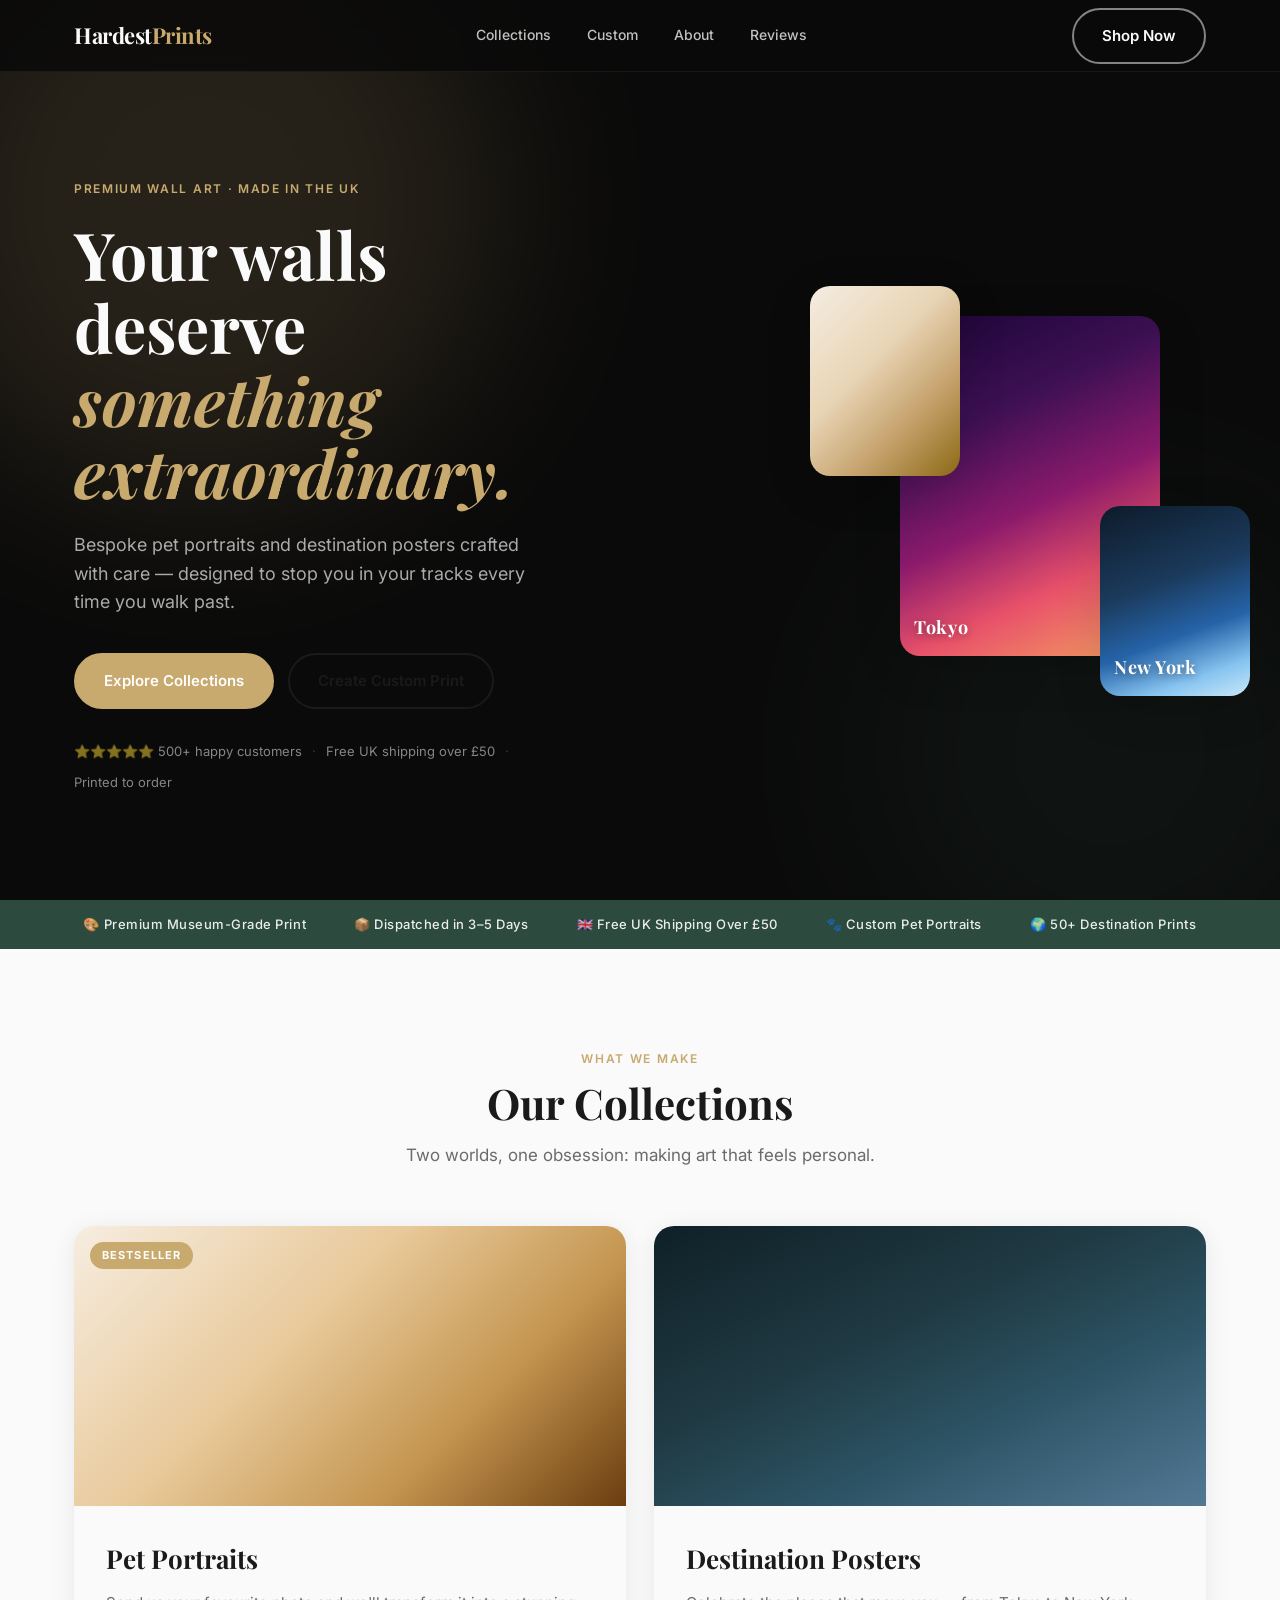
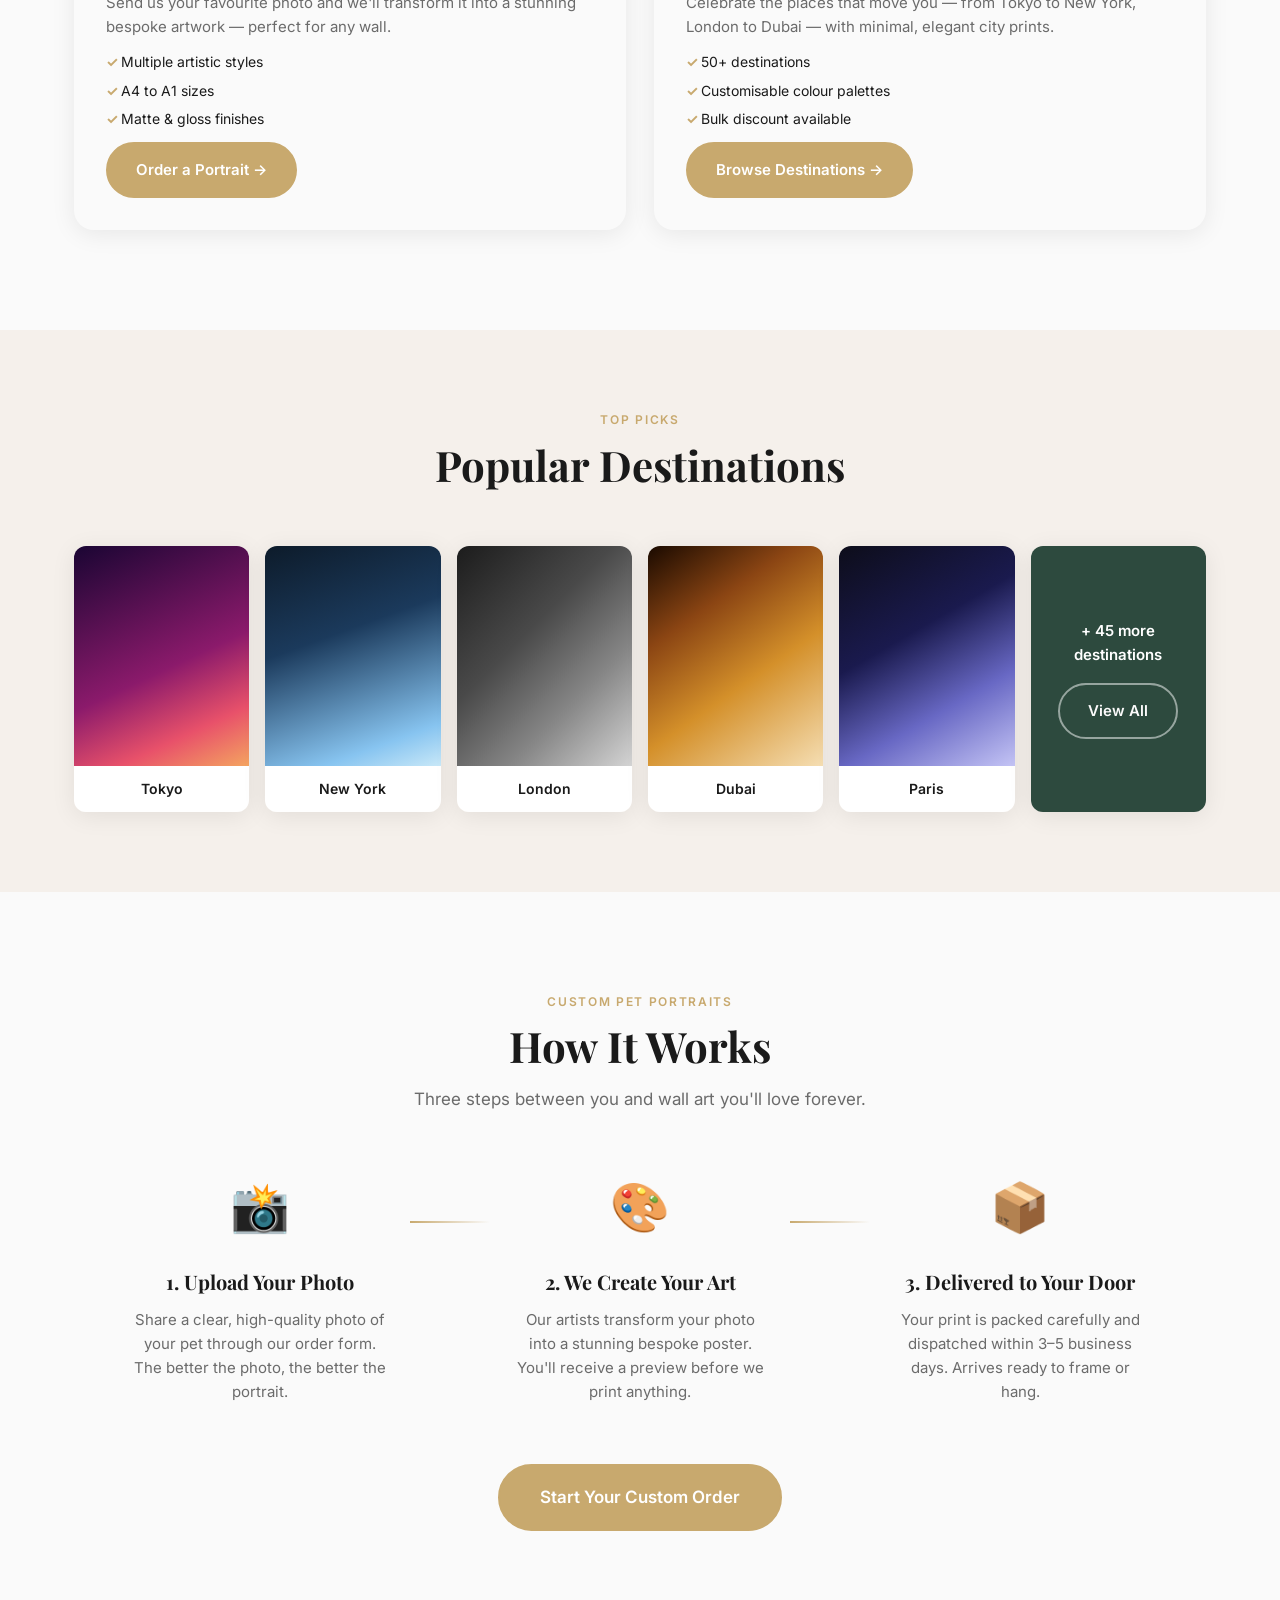
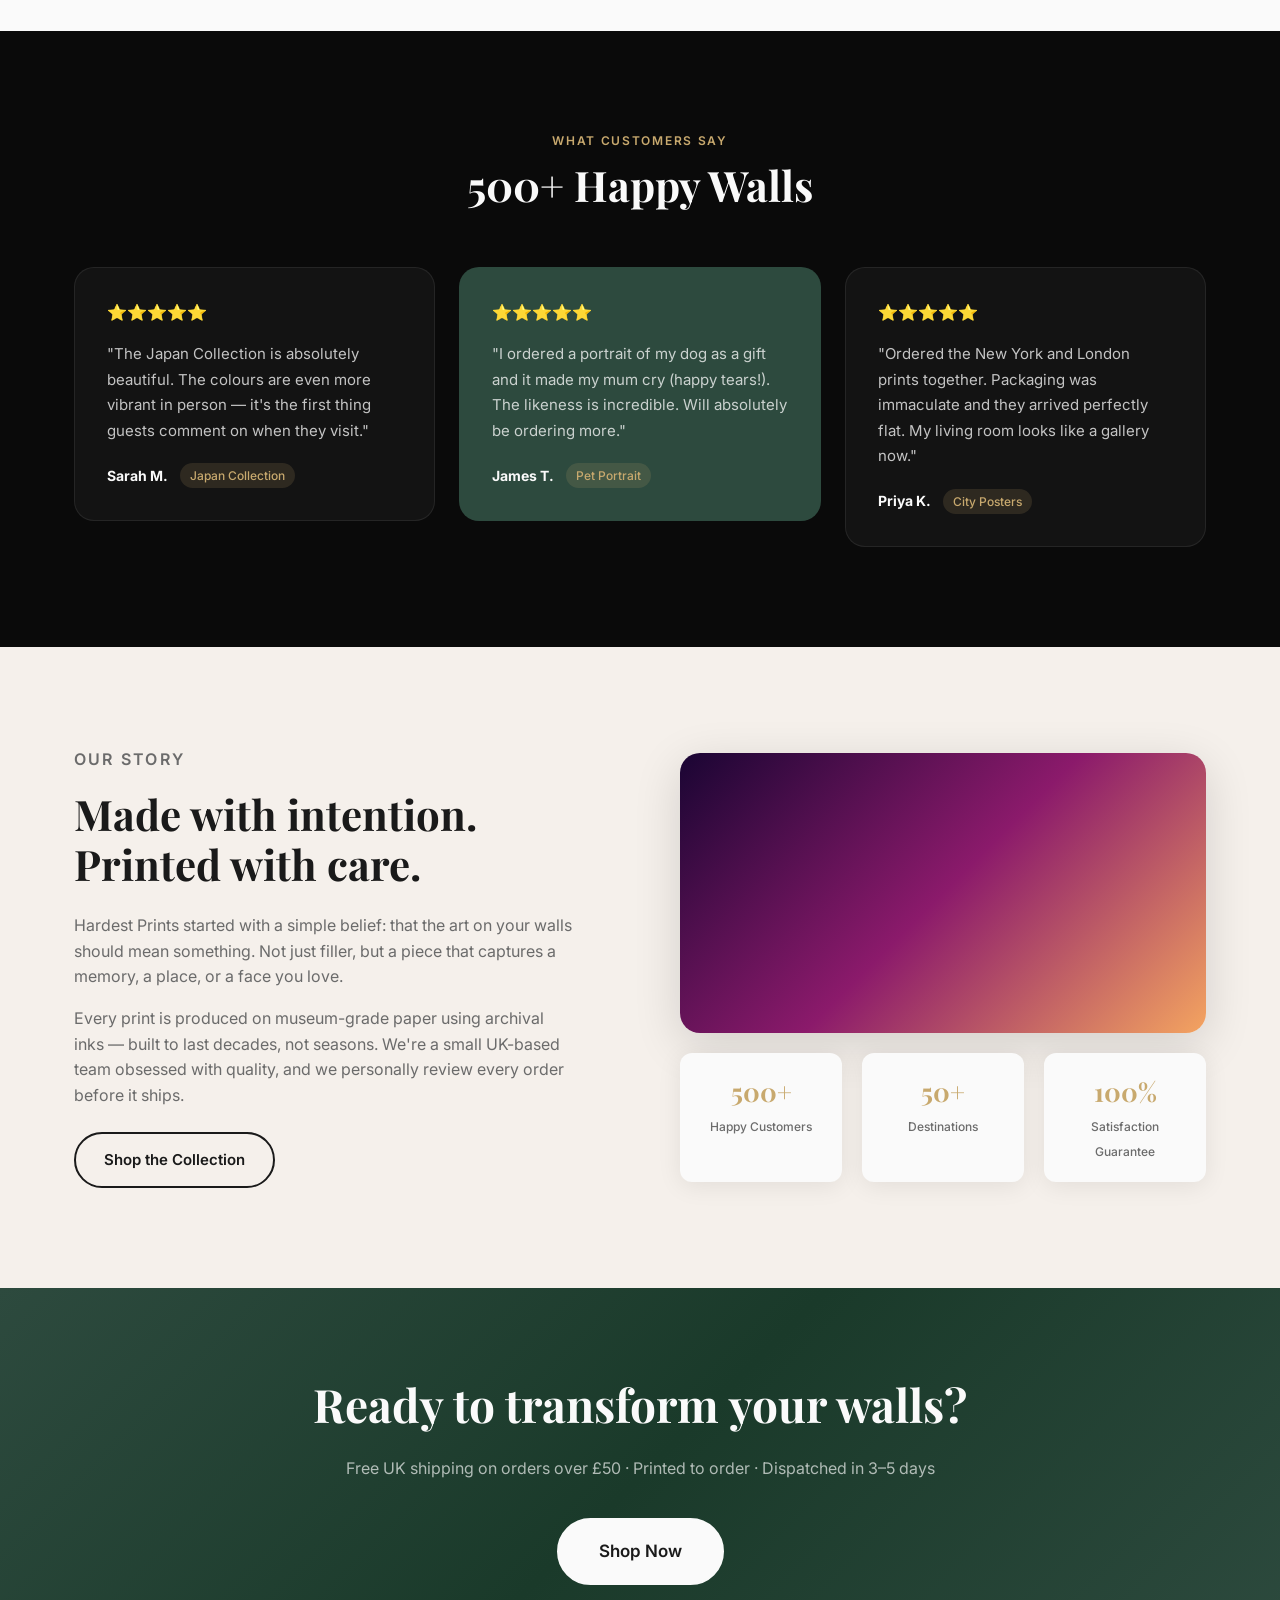
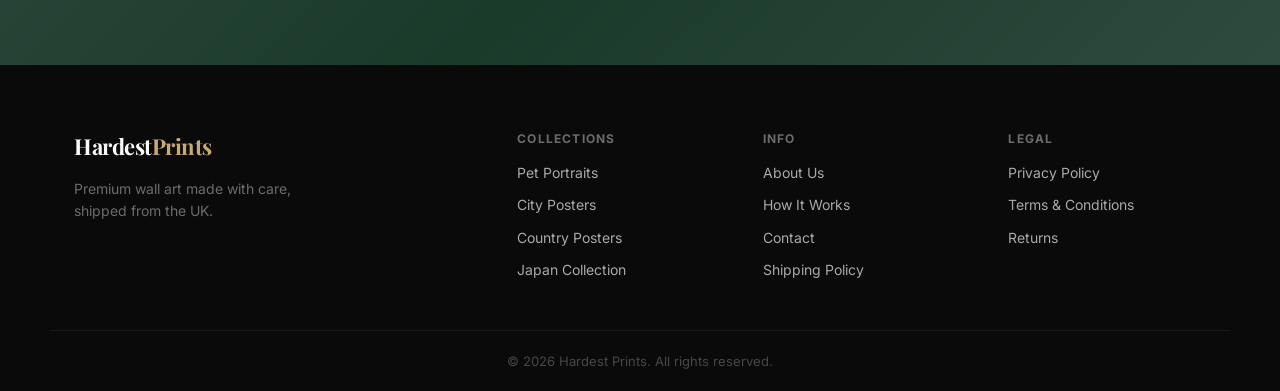
<file: index.html>
<!DOCTYPE html>
<html lang="en">
<head>
  <meta charset="UTF-8" />
  <meta name="viewport" content="width=device-width, initial-scale=1.0" />
  <title>Hardest Prints – Transform Your Walls</title>
  <meta name="description" content="Premium bespoke wall art. Custom pet portraits and destination posters crafted with intention. Free UK shipping over £50." />
  <link rel="preconnect" href="https://fonts.googleapis.com" />
  <link rel="preconnect" href="https://fonts.gstatic.com" crossorigin />
  <link href="https://fonts.googleapis.com/css2?family=Playfair+Display:ital,wght@0,400;0,700;1,400&family=Inter:wght@300;400;500;600&display=swap" rel="stylesheet" />
  <link rel="stylesheet" href="style.css" />
</head>
<body>

  <!-- ───────────────── NAV ───────────────── -->
  <header class="nav" id="nav">
    <div class="nav__inner">
      <a class="nav__logo" href="#">Hardest<span>Prints</span></a>
      <nav class="nav__links">
        <a href="#collections">Collections</a>
        <a href="#custom">Custom</a>
        <a href="#about">About</a>
        <a href="#testimonials">Reviews</a>
      </nav>
      <div class="nav__actions">
        <a class="btn btn--ghost" href="#collections">Shop Now</a>
        <button class="nav__hamburger" aria-label="Open menu">
          <span></span><span></span><span></span>
        </button>
      </div>
    </div>
  </header>

  <!-- ───────────────── HERO ───────────────── -->
  <section class="hero">
    <div class="hero__bg">
      <div class="hero__blob hero__blob--1"></div>
      <div class="hero__blob hero__blob--2"></div>
    </div>
    <div class="hero__content">
      <p class="hero__eyebrow">Premium Wall Art · Made in the UK</p>
      <h1 class="hero__headline">
        Your walls deserve<br />
        <em>something extraordinary.</em>
      </h1>
      <p class="hero__sub">Bespoke pet portraits and destination posters crafted with care — designed to stop you in your tracks every time you walk past.</p>
      <div class="hero__ctas">
        <a class="btn btn--primary" href="#collections">Explore Collections</a>
        <a class="btn btn--outline" href="#custom">Create Custom Print</a>
      </div>
      <div class="hero__trust">
        <span>⭐⭐⭐⭐⭐ 500+ happy customers</span>
        <span class="divider">·</span>
        <span>Free UK shipping over £50</span>
        <span class="divider">·</span>
        <span>Printed to order</span>
      </div>
    </div>
    <div class="hero__visual">
      <div class="hero__frame hero__frame--main">
        <div class="poster poster--tokyo">
          <div class="poster__label">Tokyo</div>
        </div>
      </div>
      <div class="hero__frame hero__frame--sm hero__frame--tl">
        <div class="poster poster--dog"></div>
      </div>
      <div class="hero__frame hero__frame--sm hero__frame--br">
        <div class="poster poster--ny">
          <div class="poster__label">New York</div>
        </div>
      </div>
    </div>
  </section>

  <!-- ───────────────── STRIP ───────────────── -->
  <div class="strip">
    <div class="strip__inner">
      <span>🎨 Premium Museum-Grade Print</span>
      <span>📦 Dispatched in 3–5 Days</span>
      <span>🇬🇧 Free UK Shipping Over £50</span>
      <span>🐾 Custom Pet Portraits</span>
      <span>🌍 50+ Destination Prints</span>
    </div>
  </div>

  <!-- ───────────────── COLLECTIONS ───────────────── -->
  <section class="collections" id="collections">
    <div class="container">
      <div class="section-head">
        <p class="section-eyebrow">What We Make</p>
        <h2 class="section-title">Our Collections</h2>
        <p class="section-sub">Two worlds, one obsession: making art that feels personal.</p>
      </div>
      <div class="collections__grid">

        <article class="coll-card coll-card--pet">
          <div class="coll-card__media">
            <div class="coll-card__img coll-card__img--pet"></div>
            <div class="coll-card__badge">Bestseller</div>
          </div>
          <div class="coll-card__body">
            <h3>Pet Portraits</h3>
            <p>Send us your favourite photo and we'll transform it into a stunning bespoke artwork — perfect for any wall.</p>
            <ul class="coll-card__features">
              <li>Multiple artistic styles</li>
              <li>A4 to A1 sizes</li>
              <li>Matte &amp; gloss finishes</li>
            </ul>
            <a class="btn btn--primary" href="#">Order a Portrait →</a>
          </div>
        </article>

        <article class="coll-card coll-card--dest">
          <div class="coll-card__media">
            <div class="coll-card__img coll-card__img--dest"></div>
          </div>
          <div class="coll-card__body">
            <h3>Destination Posters</h3>
            <p>Celebrate the places that move you — from Tokyo to New York, London to Dubai — with minimal, elegant city prints.</p>
            <ul class="coll-card__features">
              <li>50+ destinations</li>
              <li>Customisable colour palettes</li>
              <li>Bulk discount available</li>
            </ul>
            <a class="btn btn--primary" href="#">Browse Destinations →</a>
          </div>
        </article>

      </div>
    </div>
  </section>

  <!-- ───────────────── FEATURED DESTINATIONS ───────────────── -->
  <section class="destinations" id="destinations">
    <div class="container">
      <div class="section-head">
        <p class="section-eyebrow">Top Picks</p>
        <h2 class="section-title">Popular Destinations</h2>
      </div>
      <div class="dest__grid">
        <div class="dest__card" data-city="Tokyo">
          <div class="dest__art dest__art--tokyo"></div>
          <p>Tokyo</p>
        </div>
        <div class="dest__card" data-city="New York">
          <div class="dest__art dest__art--ny"></div>
          <p>New York</p>
        </div>
        <div class="dest__card" data-city="London">
          <div class="dest__art dest__art--london"></div>
          <p>London</p>
        </div>
        <div class="dest__card" data-city="Dubai">
          <div class="dest__art dest__art--dubai"></div>
          <p>Dubai</p>
        </div>
        <div class="dest__card" data-city="Paris">
          <div class="dest__art dest__art--paris"></div>
          <p>Paris</p>
        </div>
        <div class="dest__card dest__card--more">
          <p>+ 45 more<br/>destinations</p>
          <a href="#" class="btn btn--ghost">View All</a>
        </div>
      </div>
    </div>
  </section>

  <!-- ───────────────── HOW IT WORKS ───────────────── -->
  <section class="how" id="custom">
    <div class="container">
      <div class="section-head">
        <p class="section-eyebrow">Custom Pet Portraits</p>
        <h2 class="section-title">How It Works</h2>
        <p class="section-sub">Three steps between you and wall art you'll love forever.</p>
      </div>
      <div class="how__steps">
        <div class="how__step">
          <div class="how__icon">📸</div>
          <h3>1. Upload Your Photo</h3>
          <p>Share a clear, high-quality photo of your pet through our order form. The better the photo, the better the portrait.</p>
        </div>
        <div class="how__connector"></div>
        <div class="how__step">
          <div class="how__icon">🎨</div>
          <h3>2. We Create Your Art</h3>
          <p>Our artists transform your photo into a stunning bespoke poster. You'll receive a preview before we print anything.</p>
        </div>
        <div class="how__connector"></div>
        <div class="how__step">
          <div class="how__icon">📦</div>
          <h3>3. Delivered to Your Door</h3>
          <p>Your print is packed carefully and dispatched within 3–5 business days. Arrives ready to frame or hang.</p>
        </div>
      </div>
      <div class="how__cta">
        <a class="btn btn--primary btn--lg" href="#">Start Your Custom Order</a>
      </div>
    </div>
  </section>

  <!-- ───────────────── TESTIMONIALS ───────────────── -->
  <section class="testimonials" id="testimonials">
    <div class="container">
      <div class="section-head">
        <p class="section-eyebrow">What Customers Say</p>
        <h2 class="section-title">500+ Happy Walls</h2>
      </div>
      <div class="testi__grid">
        <blockquote class="testi__card">
          <div class="testi__stars">⭐⭐⭐⭐⭐</div>
          <p>"The Japan Collection is absolutely beautiful. The colours are even more vibrant in person — it's the first thing guests comment on when they visit."</p>
          <footer>
            <strong>Sarah M.</strong>
            <span>Japan Collection</span>
          </footer>
        </blockquote>
        <blockquote class="testi__card testi__card--featured">
          <div class="testi__stars">⭐⭐⭐⭐⭐</div>
          <p>"I ordered a portrait of my dog as a gift and it made my mum cry (happy tears!). The likeness is incredible. Will absolutely be ordering more."</p>
          <footer>
            <strong>James T.</strong>
            <span>Pet Portrait</span>
          </footer>
        </blockquote>
        <blockquote class="testi__card">
          <div class="testi__stars">⭐⭐⭐⭐⭐</div>
          <p>"Ordered the New York and London prints together. Packaging was immaculate and they arrived perfectly flat. My living room looks like a gallery now."</p>
          <footer>
            <strong>Priya K.</strong>
            <span>City Posters</span>
          </footer>
        </blockquote>
      </div>
    </div>
  </section>

  <!-- ───────────────── ABOUT ───────────────── -->
  <section class="about" id="about">
    <div class="container about__inner">
      <div class="about__text">
        <p class="section-eyebrow">Our Story</p>
        <h2>Made with intention.<br/>Printed with care.</h2>
        <p>Hardest Prints started with a simple belief: that the art on your walls should mean something. Not just filler, but a piece that captures a memory, a place, or a face you love.</p>
        <p>Every print is produced on museum-grade paper using archival inks — built to last decades, not seasons. We're a small UK-based team obsessed with quality, and we personally review every order before it ships.</p>
        <a class="btn btn--outline" href="#collections">Shop the Collection</a>
      </div>
      <div class="about__visual">
        <div class="about__img-wrap">
          <div class="about__img"></div>
        </div>
        <div class="about__stats">
          <div class="about__stat">
            <strong>500+</strong>
            <span>Happy Customers</span>
          </div>
          <div class="about__stat">
            <strong>50+</strong>
            <span>Destinations</span>
          </div>
          <div class="about__stat">
            <strong>100%</strong>
            <span>Satisfaction Guarantee</span>
          </div>
        </div>
      </div>
    </div>
  </section>

  <!-- ───────────────── CTA BANNER ───────────────── -->
  <section class="cta-banner">
    <div class="cta-banner__inner">
      <h2>Ready to transform your walls?</h2>
      <p>Free UK shipping on orders over £50 · Printed to order · Dispatched in 3–5 days</p>
      <a class="btn btn--white btn--lg" href="#collections">Shop Now</a>
    </div>
  </section>

  <!-- ───────────────── FOOTER ───────────────── -->
  <footer class="footer">
    <div class="container footer__inner">
      <div class="footer__brand">
        <a class="nav__logo" href="#">Hardest<span>Prints</span></a>
        <p>Premium wall art made with care,<br/>shipped from the UK.</p>
      </div>
      <div class="footer__col">
        <h4>Collections</h4>
        <a href="#">Pet Portraits</a>
        <a href="#">City Posters</a>
        <a href="#">Country Posters</a>
        <a href="#">Japan Collection</a>
      </div>
      <div class="footer__col">
        <h4>Info</h4>
        <a href="#">About Us</a>
        <a href="#">How It Works</a>
        <a href="#">Contact</a>
        <a href="#">Shipping Policy</a>
      </div>
      <div class="footer__col">
        <h4>Legal</h4>
        <a href="#">Privacy Policy</a>
        <a href="#">Terms &amp; Conditions</a>
        <a href="#">Returns</a>
      </div>
    </div>
    <div class="footer__bottom">
      <p>© 2026 Hardest Prints. All rights reserved.</p>
    </div>
  </footer>

  <script src="script.js"></script>
</body>
</html>
</file>
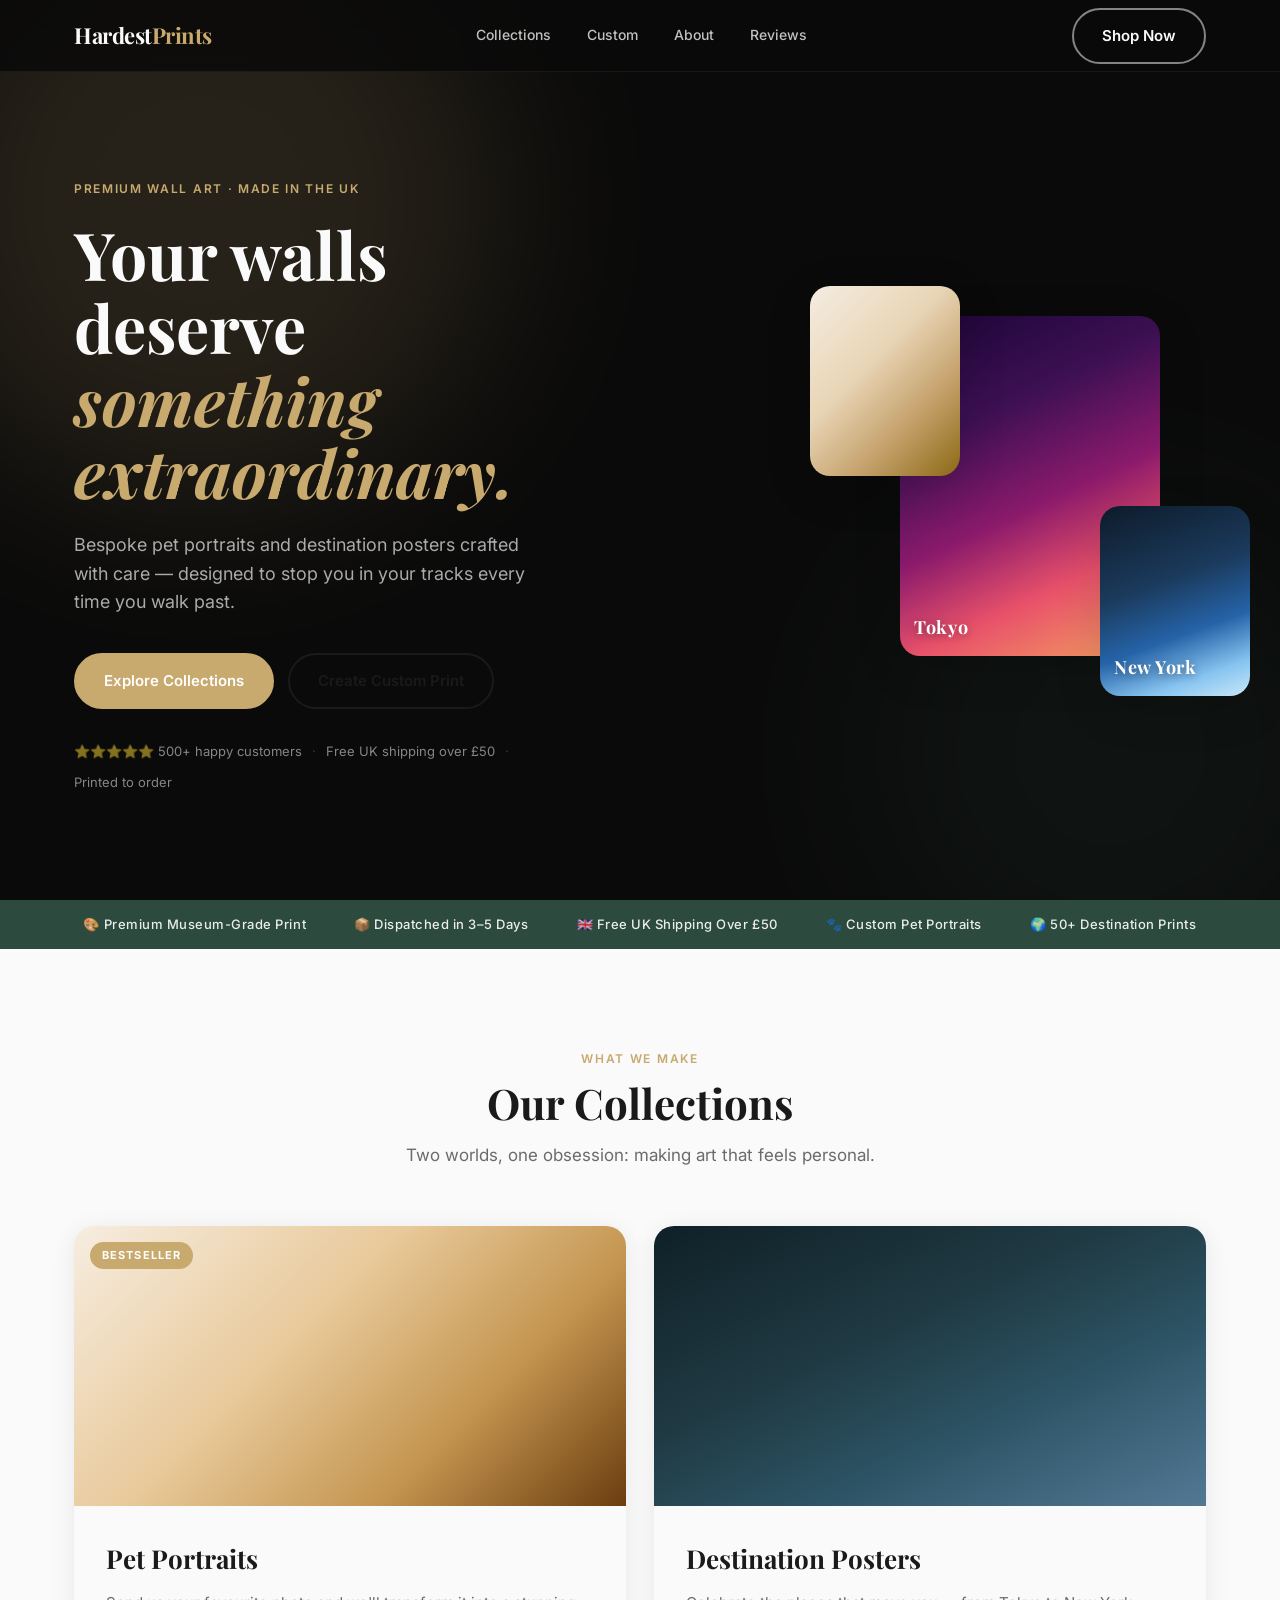
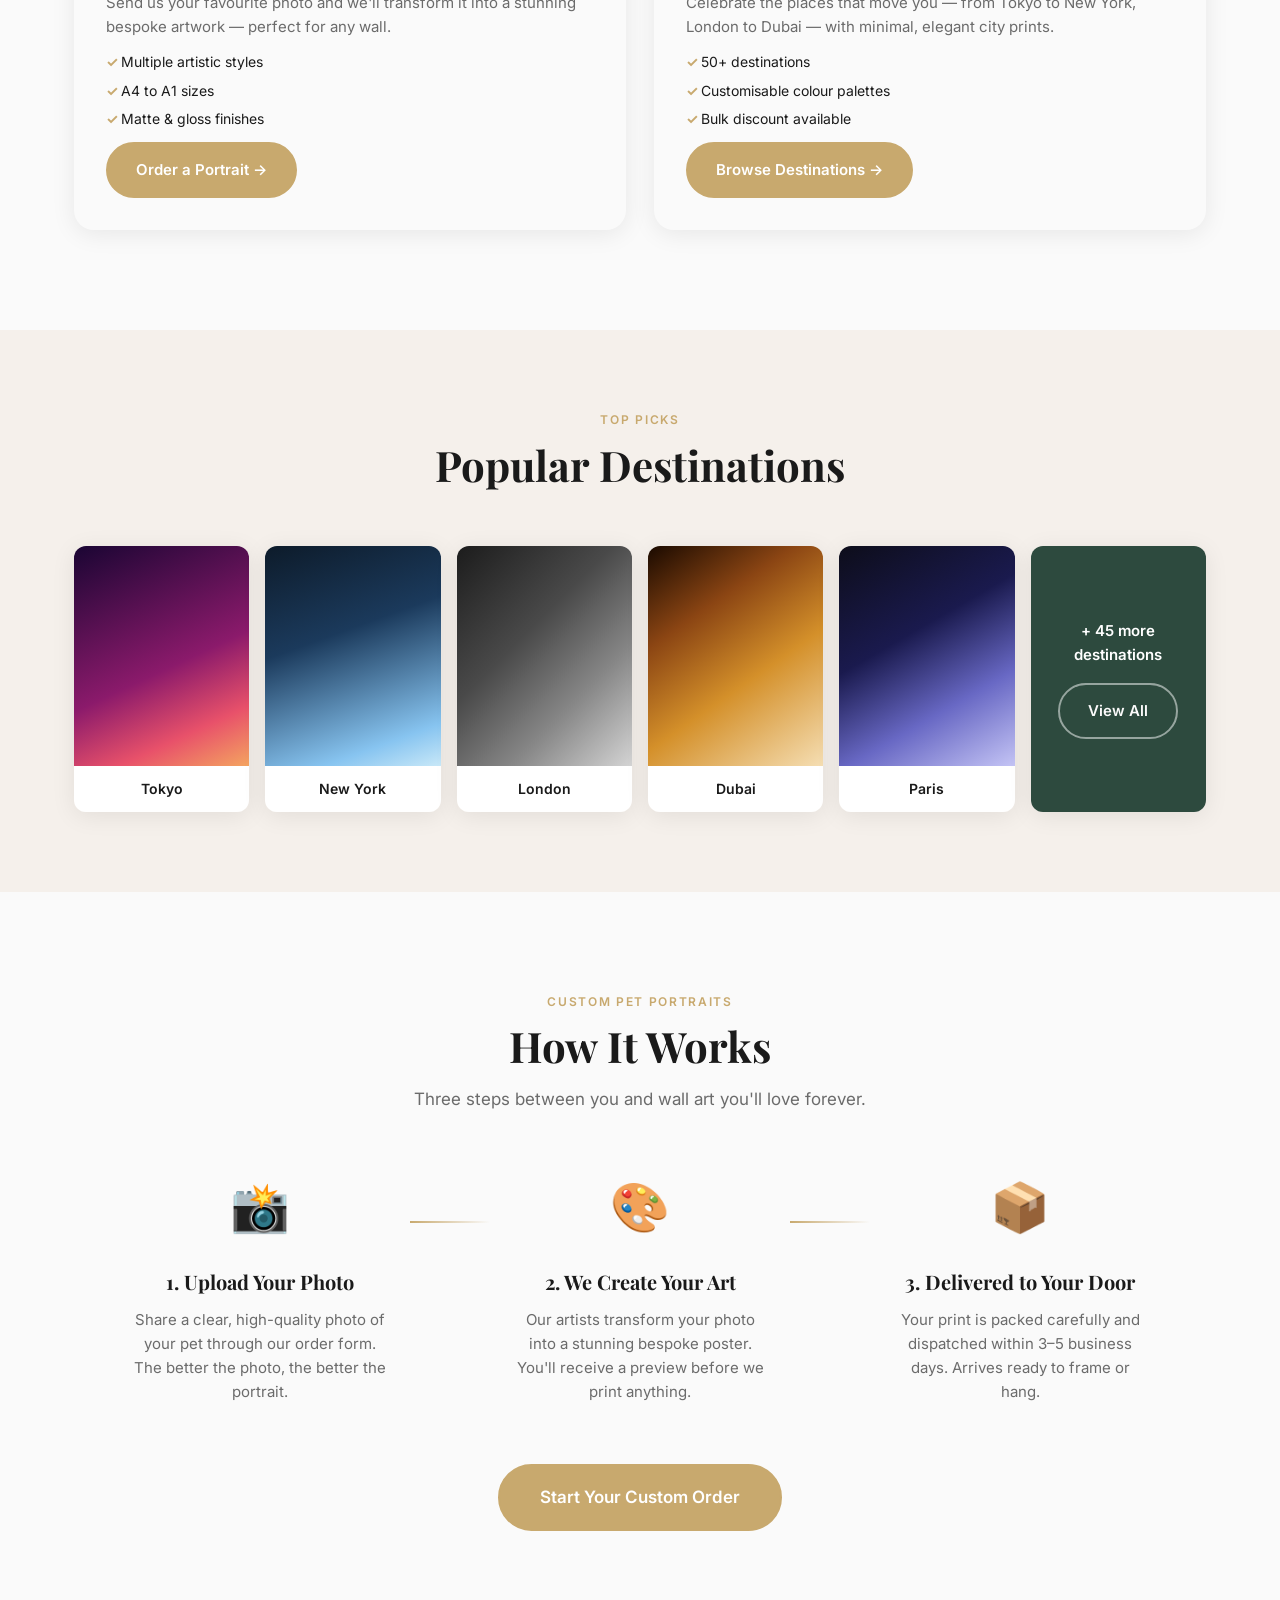
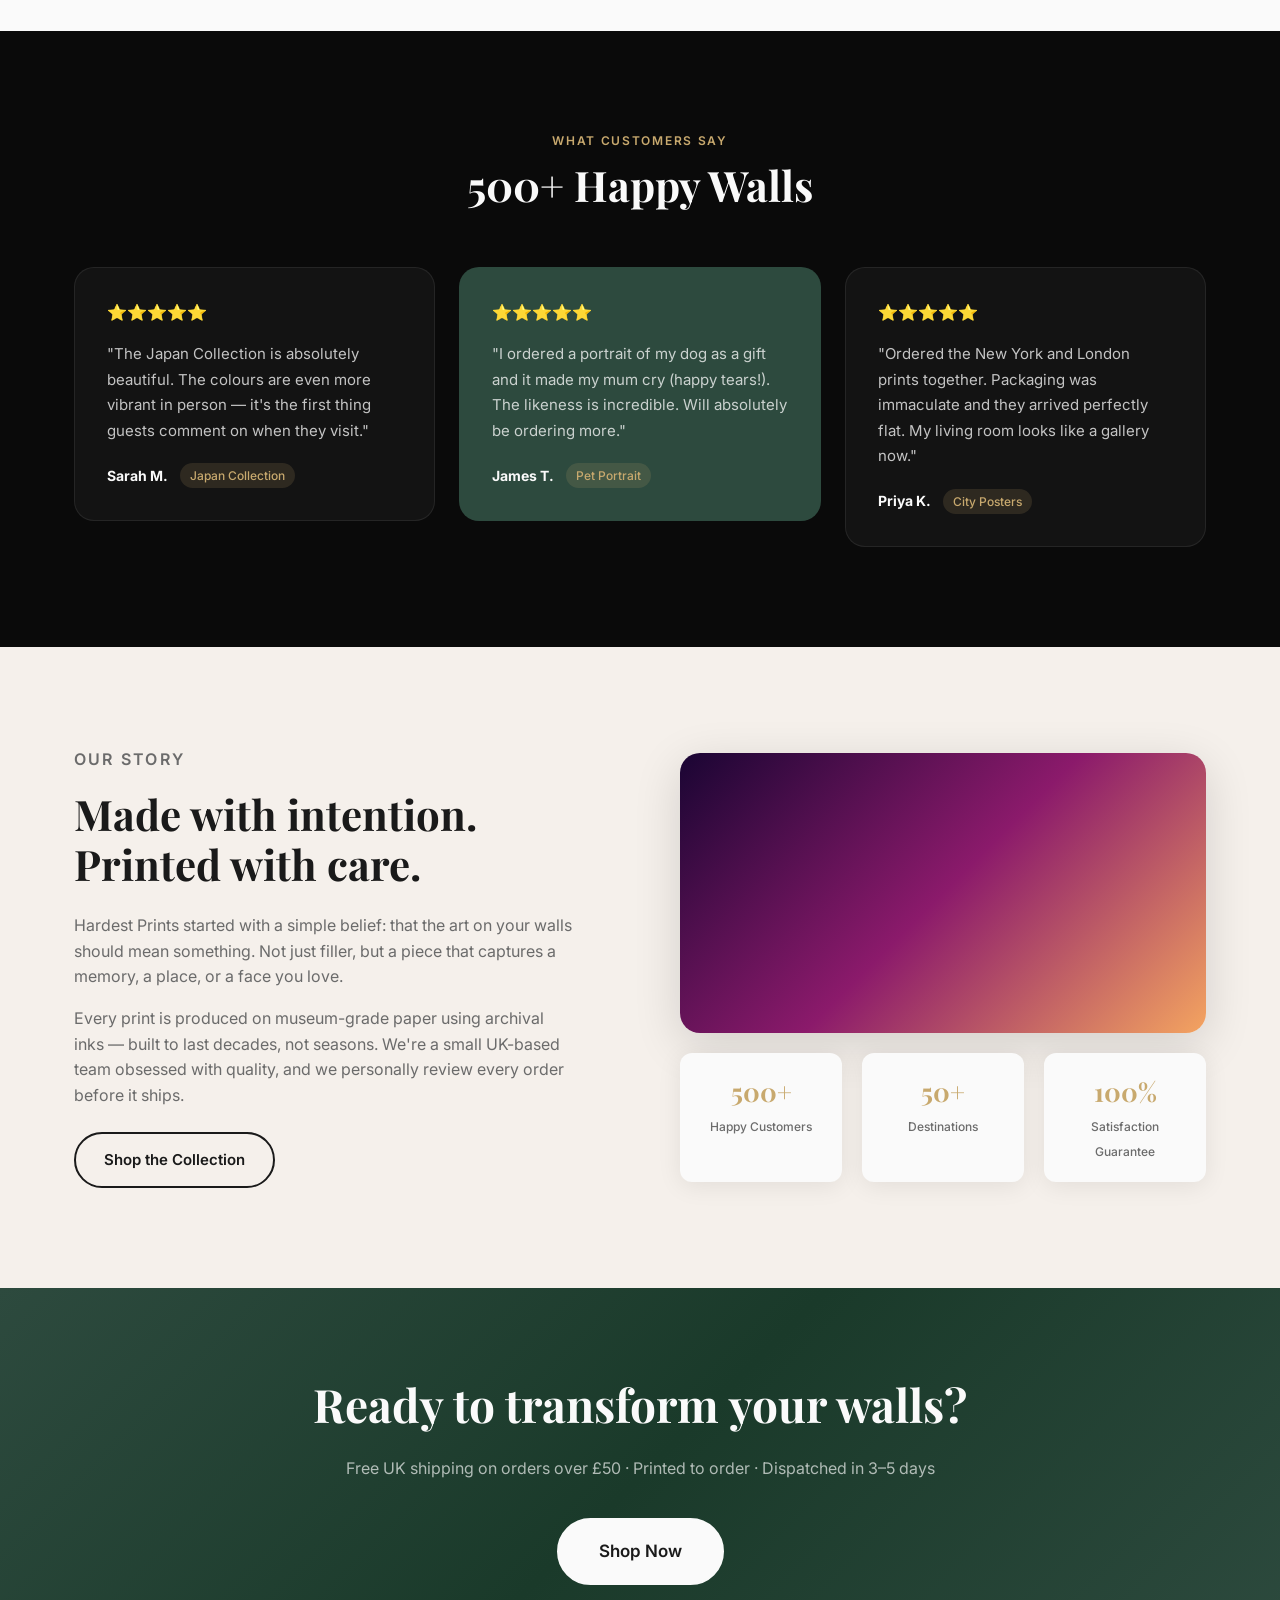
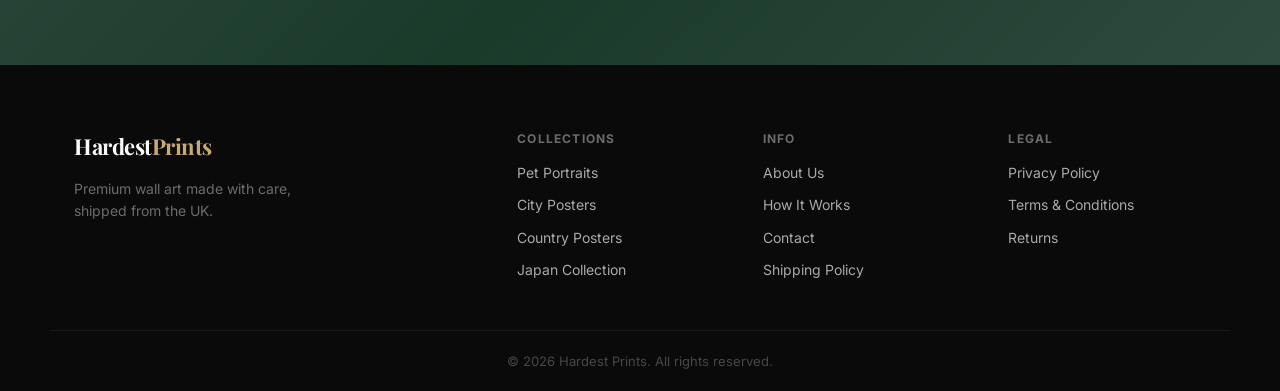
<file: preview.html>
<!DOCTYPE html>
<html lang="en">
<head>
  <meta charset="UTF-8" />
  <meta name="viewport" content="width=device-width, initial-scale=1.0" />
  <title>Hardest Prints – Transform Your Walls</title>
  <meta name="description" content="Premium bespoke wall art. Custom pet portraits and destination posters crafted with intention. Free UK shipping over £50." />
  <link rel="preconnect" href="https://fonts.googleapis.com" />
  <link rel="preconnect" href="https://fonts.gstatic.com" crossorigin />
  <link href="https://fonts.googleapis.com/css2?family=Playfair+Display:ital,wght@0,400;0,700;1,400&family=Inter:wght@300;400;500;600&display=swap" rel="stylesheet" />
  <style>
/* ─────────────────────────────────────────
   HARDEST PRINTS — Premium redesign
   ───────────────────────────────────────── */

/* ── Reset & Base ── */
*, *::before, *::after { box-sizing: border-box; margin: 0; padding: 0; }

:root {
  --black:   #0a0a0a;
  --white:   #fafafa;
  --cream:   #f5f0eb;
  --ink:     #1a1a1a;
  --muted:   #6b6b6b;
  --accent:  #c8a96e;
  --accent2: #2d4a3e;
  --radius:  12px;
  --radius-lg: 20px;
  --shadow:  0 4px 24px rgba(0,0,0,.08);
  --shadow-lg: 0 12px 48px rgba(0,0,0,.14);
  --font-serif: 'Playfair Display', Georgia, serif;
  --font-sans:  'Inter', system-ui, sans-serif;
  --nav-h: 72px;
  --trans: .3s cubic-bezier(.4,0,.2,1);
}

html { scroll-behavior: smooth; }

body {
  font-family: var(--font-sans);
  font-size: 16px;
  line-height: 1.6;
  color: var(--ink);
  background: var(--white);
  overflow-x: hidden;
}

img { display: block; max-width: 100%; }
a { color: inherit; text-decoration: none; }

.container { width: 100%; max-width: 1180px; margin: 0 auto; padding: 0 24px; }

.btn {
  display: inline-flex; align-items: center; justify-content: center;
  padding: 14px 28px; border-radius: 100px; font-size: 15px;
  font-weight: 600; cursor: pointer; border: 2px solid transparent;
  transition: all var(--trans); white-space: nowrap;
}
.btn--primary  { background: var(--accent); color: #fff; border-color: var(--accent); }
.btn--primary:hover { background: #b8934f; border-color: #b8934f; transform: translateY(-1px); }
.btn--outline  { background: transparent; color: var(--ink); border-color: var(--ink); }
.btn--outline:hover { background: var(--ink); color: var(--white); }
.btn--ghost    { background: transparent; color: var(--white); border-color: rgba(255,255,255,.5); }
.btn--ghost:hover { background: rgba(255,255,255,.12); }
.btn--white    { background: var(--white); color: var(--ink); border-color: var(--white); }
.btn--white:hover { background: var(--cream); }
.btn--lg       { padding: 18px 40px; font-size: 17px; }

.section-eyebrow {
  font-size: 12px; font-weight: 600; letter-spacing: .14em;
  text-transform: uppercase; color: var(--accent); margin-bottom: 10px;
}
.section-title {
  font-family: var(--font-serif); font-size: clamp(28px, 4vw, 42px);
  font-weight: 700; line-height: 1.2; margin-bottom: 14px;
}
.section-sub { font-size: 17px; color: var(--muted); max-width: 520px; }
.section-head { text-align: center; margin-bottom: 56px; }
.section-head .section-sub { margin: 0 auto; }

/* NAV */
.nav {
  position: fixed; top: 0; left: 0; right: 0; z-index: 1000;
  height: var(--nav-h); background: rgba(10,10,10,.85);
  backdrop-filter: blur(14px); -webkit-backdrop-filter: blur(14px);
  border-bottom: 1px solid rgba(255,255,255,.06);
  transition: background var(--trans);
}
.nav.scrolled { background: rgba(10,10,10,.97); }
.nav__inner {
  display: flex; align-items: center; justify-content: space-between;
  max-width: 1180px; margin: 0 auto; padding: 0 24px; height: 100%;
}
.nav__logo {
  font-family: var(--font-serif); font-size: 22px; font-weight: 700;
  color: var(--white); letter-spacing: -.5px;
}
.nav__logo span { color: var(--accent); }
.nav__links { display: flex; gap: 36px; }
.nav__links a {
  font-size: 14px; font-weight: 500; color: rgba(255,255,255,.75);
  transition: color var(--trans);
}
.nav__links a:hover { color: var(--white); }
.nav__actions { display: flex; gap: 12px; align-items: center; }
.nav__hamburger { display: none; flex-direction: column; gap: 5px; background: none; border: none; cursor: pointer; padding: 4px; }
.nav__hamburger span { display: block; width: 22px; height: 2px; background: var(--white); border-radius: 2px; }

/* HERO */
.hero {
  min-height: 100vh; display: flex; align-items: center;
  background: var(--black); padding-top: var(--nav-h);
  overflow: hidden; position: relative;
}
.hero__bg { position: absolute; inset: 0; pointer-events: none; }
.hero__blob {
  position: absolute; border-radius: 50%; filter: blur(90px); opacity: .15;
}
.hero__blob--1 {
  width: 600px; height: 600px; background: var(--accent);
  top: -100px; left: -100px;
  animation: blobFloat 12s ease-in-out infinite;
}
.hero__blob--2 {
  width: 500px; height: 500px; background: var(--accent2);
  bottom: -100px; right: -80px;
  animation: blobFloat 14s ease-in-out infinite reverse;
}
@keyframes blobFloat {
  0%, 100% { transform: translate(0, 0) scale(1); }
  33%       { transform: translate(30px, -30px) scale(1.04); }
  66%       { transform: translate(-20px, 20px) scale(.97); }
}

.hero__content {
  position: relative; z-index: 2;
  flex: 1; max-width: 560px;
  padding: 80px 24px 80px calc((100vw - 1180px)/2 + 24px);
}
.hero__eyebrow {
  font-size: 12px; font-weight: 600; letter-spacing: .14em;
  text-transform: uppercase; color: var(--accent); margin-bottom: 20px;
}
.hero__headline {
  font-family: var(--font-serif);
  font-size: clamp(36px, 5.5vw, 66px);
  font-weight: 700; line-height: 1.1; color: var(--white);
  margin-bottom: 22px;
}
.hero__headline em { color: var(--accent); font-style: italic; }
.hero__sub { font-size: 18px; color: rgba(255,255,255,.65); margin-bottom: 36px; max-width: 460px; }
.hero__ctas { display: flex; gap: 14px; flex-wrap: wrap; margin-bottom: 32px; }
.hero__trust {
  display: flex; align-items: center; gap: 10px; flex-wrap: wrap;
  font-size: 13px; color: rgba(255,255,255,.5);
}
.hero__trust .divider { opacity: .4; }

.hero__visual {
  position: relative; flex: 1; min-height: 500px;
  display: flex; align-items: center; justify-content: center;
}
.hero__frame {
  position: absolute; border-radius: var(--radius-lg);
  overflow: hidden; box-shadow: var(--shadow-lg);
  animation: floatUp 6s ease-in-out infinite;
}
.hero__frame--main {
  width: 260px; height: 340px; right: 120px; top: 50%;
  transform: translateY(-50%);
}
.hero__frame--sm { width: 150px; height: 190px; }
.hero__frame--tl { top: 10%; right: 320px; animation-delay: -2s; }
.hero__frame--br { bottom: 8%; right: 30px;  animation-delay: -4s; }
@keyframes floatUp {
  0%, 100% { transform: translateY(0); }
  50%       { transform: translateY(-12px); }
}
.hero__frame--main { animation: floatUpMain 6s ease-in-out infinite; }
@keyframes floatUpMain {
  0%, 100% { transform: translateY(-50%); }
  50%       { transform: translateY(calc(-50% - 12px)); }
}

.poster { width: 100%; height: 100%; display: flex; align-items: flex-end; padding: 14px; }
.poster__label {
  font-family: var(--font-serif); font-size: 18px; font-weight: 700;
  color: #fff; letter-spacing: .04em;
  text-shadow: 0 2px 8px rgba(0,0,0,.4);
}
.poster--tokyo  { background: linear-gradient(155deg, #1a0533 0%, #3d1054 30%, #8b1a6b 55%, #e8516a 75%, #f4a460 100%); }
.poster--dog    { background: linear-gradient(135deg, #f5ede2 0%, #e8d5b5 40%, #c4a06a 70%, #8b6914 100%); }
.poster--ny     { background: linear-gradient(160deg, #0d1b2a 0%, #1b3a5c 40%, #2563a8 65%, #87c4f0 85%, #c8e8f8 100%); }

/* STRIP */
.strip { background: var(--accent2); padding: 14px 0; overflow: hidden; }
.strip__inner {
  display: flex; gap: 48px; justify-content: center; flex-wrap: wrap;
  font-size: 13px; font-weight: 500; color: rgba(255,255,255,.9);
  letter-spacing: .04em;
}

/* COLLECTIONS */
.collections { padding: 100px 0; background: var(--white); }
.collections__grid { display: grid; grid-template-columns: 1fr 1fr; gap: 28px; }
.coll-card {
  border-radius: var(--radius-lg); overflow: hidden;
  box-shadow: var(--shadow);
  transition: transform var(--trans), box-shadow var(--trans);
  display: flex; flex-direction: column;
}
.coll-card:hover { transform: translateY(-6px); box-shadow: var(--shadow-lg); }
.coll-card__media { position: relative; height: 280px; overflow: hidden; }
.coll-card__img   { width: 100%; height: 100%; transition: transform .5s ease; }
.coll-card:hover .coll-card__img { transform: scale(1.04); }
.coll-card__img--pet  { background: linear-gradient(135deg, #f7ede0 0%, #e8c99a 40%, #c4954f 70%, #6b3d0f 100%); }
.coll-card__img--dest { background: linear-gradient(155deg, #0f2027 0%, #203a43 40%, #2c5364 65%, #537895 100%); }
.coll-card__badge {
  position: absolute; top: 16px; left: 16px;
  background: var(--accent); color: #fff; font-size: 11px; font-weight: 700;
  letter-spacing: .1em; text-transform: uppercase;
  padding: 5px 12px; border-radius: 100px;
}
.coll-card__body { padding: 32px; flex: 1; display: flex; flex-direction: column; gap: 12px; }
.coll-card__body h3 { font-family: var(--font-serif); font-size: 26px; font-weight: 700; }
.coll-card__body p { color: var(--muted); font-size: 15px; }
.coll-card__features {
  list-style: none; display: flex; flex-direction: column; gap: 6px;
  font-size: 14px; color: var(--ink);
}
.coll-card__features li::before { content: '✓ '; color: var(--accent); font-weight: 700; }
.coll-card__body .btn { margin-top: auto; align-self: flex-start; }

/* DESTINATIONS */
.destinations { padding: 80px 0; background: var(--cream); }
.dest__grid { display: grid; grid-template-columns: repeat(6, 1fr); gap: 16px; }
.dest__card {
  border-radius: var(--radius); overflow: hidden; cursor: pointer;
  transition: transform var(--trans), box-shadow var(--trans);
  box-shadow: var(--shadow);
}
.dest__card:hover { transform: translateY(-4px); box-shadow: var(--shadow-lg); }
.dest__art { height: 220px; width: 100%; }
.dest__card p { padding: 12px 14px; font-size: 14px; font-weight: 600; background: #fff; text-align: center; }
.dest__card--more {
  background: var(--accent2); display: flex; flex-direction: column;
  align-items: center; justify-content: center; gap: 16px; padding: 20px;
}
.dest__card--more p { background: transparent; color: #fff; font-size: 15px; font-weight: 600; text-align: center; padding: 0; }
.dest__art--tokyo  { background: linear-gradient(155deg, #1a0533 0%, #8b1a6b 55%, #e8516a 80%, #f4a460 100%); }
.dest__art--ny     { background: linear-gradient(160deg, #0d1b2a 0%, #1b3a5c 40%, #87c4f0 85%, #c8e8f8 100%); }
.dest__art--london { background: linear-gradient(135deg, #1c1c1c 0%, #4a4a4a 40%, #888 70%, #d4d4d4 100%); }
.dest__art--dubai  { background: linear-gradient(145deg, #1a0a00 0%, #8b4513 30%, #d4902a 60%, #f5deb3 100%); }
.dest__art--paris  { background: linear-gradient(150deg, #0d0d1a 0%, #1a1a4e 40%, #6868c4 70%, #c4c4f5 100%); }

/* HOW IT WORKS */
.how { padding: 100px 0; background: var(--white); }
.how__steps { display: flex; align-items: flex-start; justify-content: center; gap: 0; margin-bottom: 60px; }
.how__step { flex: 1; max-width: 300px; text-align: center; padding: 0 24px; }
.how__icon { font-size: 48px; margin-bottom: 20px; animation: iconBob 3s ease-in-out infinite; }
.how__step:nth-child(3) .how__icon { animation-delay: -1s; }
.how__step:nth-child(5) .how__icon { animation-delay: -2s; }
@keyframes iconBob {
  0%, 100% { transform: translateY(0); }
  50%       { transform: translateY(-8px); }
}
.how__step h3 { font-family: var(--font-serif); font-size: 20px; font-weight: 700; margin-bottom: 10px; }
.how__step p  { font-size: 15px; color: var(--muted); }
.how__connector {
  flex-shrink: 0; width: 80px; height: 2px;
  background: linear-gradient(90deg, var(--accent), transparent);
  margin-top: 52px;
}
.how__cta { text-align: center; }

/* TESTIMONIALS */
.testimonials { padding: 100px 0; background: var(--black); }
.testimonials .section-eyebrow { color: var(--accent); }
.testimonials .section-title   { color: var(--white); }
.testi__grid { display: grid; grid-template-columns: 1fr 1fr 1fr; gap: 24px; align-items: start; }
.testi__card {
  background: rgba(255,255,255,.04); border: 1px solid rgba(255,255,255,.08);
  border-radius: var(--radius-lg); padding: 32px;
  transition: border-color var(--trans), transform var(--trans);
}
.testi__card:hover { border-color: var(--accent); transform: translateY(-4px); }
.testi__card--featured { background: var(--accent2); border-color: transparent; transform: scale(1.03); }
.testi__card--featured:hover { transform: scale(1.03) translateY(-4px); }
.testi__stars { font-size: 16px; margin-bottom: 16px; }
.testi__card p { font-size: 15px; color: rgba(255,255,255,.75); line-height: 1.7; margin-bottom: 20px; }
.testi__card footer { display: flex; align-items: center; gap: 12px; }
.testi__card footer strong { color: var(--white); font-size: 14px; }
.testi__card footer span {
  font-size: 12px; color: var(--accent); font-weight: 500;
  background: rgba(200,169,110,.15); padding: 3px 10px; border-radius: 100px;
}

/* ABOUT */
.about { padding: 100px 0; background: var(--cream); }
.about__inner { display: grid; grid-template-columns: 1fr 1fr; gap: 80px; align-items: center; }
.about__text { max-width: 500px; }
.about__text h2 {
  font-family: var(--font-serif); font-size: clamp(28px, 3.5vw, 42px);
  font-weight: 700; line-height: 1.2; margin-bottom: 24px;
}
.about__text p { font-size: 16px; color: var(--muted); margin-bottom: 16px; }
.about__text .btn { margin-top: 8px; }
.about__img-wrap { border-radius: var(--radius-lg); overflow: hidden; box-shadow: var(--shadow-lg); margin-bottom: 20px; }
.about__img { height: 280px; background: linear-gradient(135deg, #1a0533 0%, #8b1a6b 50%, #f4a460 100%); }
.about__stats { display: flex; gap: 20px; }
.about__stat { flex: 1; background: var(--white); border-radius: var(--radius); padding: 18px 16px; text-align: center; box-shadow: var(--shadow); }
.about__stat strong { display: block; font-family: var(--font-serif); font-size: 26px; font-weight: 700; color: var(--accent); }
.about__stat span { font-size: 12px; color: var(--muted); font-weight: 500; }

/* CTA BANNER */
.cta-banner {
  background: linear-gradient(135deg, var(--accent2) 0%, #1a3a2a 50%, var(--accent2) 100%);
  padding: 80px 24px; text-align: center;
}
.cta-banner h2 { font-family: var(--font-serif); font-size: clamp(28px, 4vw, 46px); color: var(--white); margin-bottom: 14px; }
.cta-banner p  { color: rgba(255,255,255,.65); font-size: 16px; margin-bottom: 36px; }

/* FOOTER */
.footer { background: var(--black); padding: 64px 0 0; }
.footer__inner {
  display: grid; grid-template-columns: 2fr 1fr 1fr 1fr;
  gap: 48px; padding-bottom: 48px;
  border-bottom: 1px solid rgba(255,255,255,.06);
}
.footer__brand .nav__logo { margin-bottom: 14px; display: inline-block; }
.footer__brand p { font-size: 14px; color: rgba(255,255,255,.4); }
.footer__col { display: flex; flex-direction: column; gap: 10px; }
.footer__col h4 { font-size: 12px; font-weight: 700; letter-spacing: .1em; text-transform: uppercase; color: rgba(255,255,255,.4); margin-bottom: 4px; }
.footer__col a { font-size: 14px; color: rgba(255,255,255,.65); transition: color var(--trans); }
.footer__col a:hover { color: var(--white); }
.footer__bottom { padding: 20px 24px; text-align: center; font-size: 13px; color: rgba(255,255,255,.25); }

/* SCROLL REVEAL */
.reveal { opacity: 0; transform: translateY(28px); transition: opacity .7s ease, transform .7s ease; }
.reveal.visible { opacity: 1; transform: translateY(0); }

/* RESPONSIVE */
@media (max-width: 1100px) {
  .hero__frame--main { right: 40px; }
  .hero__frame--tl   { right: 250px; }
}
@media (max-width: 900px) {
  .hero { flex-direction: column; min-height: auto; padding-top: var(--nav-h); }
  .hero__content { padding: 60px 24px 0; max-width: 100%; }
  .hero__visual { display: none; }
  .collections__grid { grid-template-columns: 1fr; }
  .testi__grid { grid-template-columns: 1fr; }
  .testi__card--featured { transform: none; }
  .about__inner { grid-template-columns: 1fr; }
  .about__text { max-width: 100%; }
  .footer__inner { grid-template-columns: 1fr 1fr; }
  .dest__grid { grid-template-columns: repeat(3, 1fr); }
  .how__steps { flex-direction: column; align-items: center; }
  .how__connector { width: 2px; height: 40px; background: linear-gradient(180deg, var(--accent), transparent); }
}
@media (max-width: 640px) {
  .nav__links { display: none; }
  .nav__hamburger { display: flex; }
  .dest__grid { grid-template-columns: repeat(2, 1fr); }
  .footer__inner { grid-template-columns: 1fr; }
  .strip__inner { gap: 20px; flex-direction: column; align-items: center; }
}
  </style>
</head>
<body>

  <!-- NAV -->
  <header class="nav" id="nav">
    <div class="nav__inner">
      <a class="nav__logo" href="#">Hardest<span>Prints</span></a>
      <nav class="nav__links">
        <a href="#collections">Collections</a>
        <a href="#custom">Custom</a>
        <a href="#about">About</a>
        <a href="#testimonials">Reviews</a>
      </nav>
      <div class="nav__actions">
        <a class="btn btn--ghost" href="#collections">Shop Now</a>
        <button class="nav__hamburger" aria-label="Open menu">
          <span></span><span></span><span></span>
        </button>
      </div>
    </div>
  </header>

  <!-- HERO -->
  <section class="hero">
    <div class="hero__bg">
      <div class="hero__blob hero__blob--1"></div>
      <div class="hero__blob hero__blob--2"></div>
    </div>
    <div class="hero__content">
      <p class="hero__eyebrow">Premium Wall Art · Made in the UK</p>
      <h1 class="hero__headline">
        Your walls deserve<br />
        <em>something extraordinary.</em>
      </h1>
      <p class="hero__sub">Bespoke pet portraits and destination posters crafted with care — designed to stop you in your tracks every time you walk past.</p>
      <div class="hero__ctas">
        <a class="btn btn--primary" href="#collections">Explore Collections</a>
        <a class="btn btn--outline" href="#custom">Create Custom Print</a>
      </div>
      <div class="hero__trust">
        <span>⭐⭐⭐⭐⭐ 500+ happy customers</span>
        <span class="divider">·</span>
        <span>Free UK shipping over £50</span>
        <span class="divider">·</span>
        <span>Printed to order</span>
      </div>
    </div>
    <div class="hero__visual">
      <div class="hero__frame hero__frame--main">
        <div class="poster poster--tokyo"><div class="poster__label">Tokyo</div></div>
      </div>
      <div class="hero__frame hero__frame--sm hero__frame--tl">
        <div class="poster poster--dog"></div>
      </div>
      <div class="hero__frame hero__frame--sm hero__frame--br">
        <div class="poster poster--ny"><div class="poster__label">New York</div></div>
      </div>
    </div>
  </section>

  <!-- STRIP -->
  <div class="strip">
    <div class="strip__inner">
      <span>🎨 Premium Museum-Grade Print</span>
      <span>📦 Dispatched in 3–5 Days</span>
      <span>🇬🇧 Free UK Shipping Over £50</span>
      <span>🐾 Custom Pet Portraits</span>
      <span>🌍 50+ Destination Prints</span>
    </div>
  </div>

  <!-- COLLECTIONS -->
  <section class="collections" id="collections">
    <div class="container">
      <div class="section-head">
        <p class="section-eyebrow">What We Make</p>
        <h2 class="section-title">Our Collections</h2>
        <p class="section-sub">Two worlds, one obsession: making art that feels personal.</p>
      </div>
      <div class="collections__grid">
        <article class="coll-card coll-card--pet">
          <div class="coll-card__media">
            <div class="coll-card__img coll-card__img--pet"></div>
            <div class="coll-card__badge">Bestseller</div>
          </div>
          <div class="coll-card__body">
            <h3>Pet Portraits</h3>
            <p>Send us your favourite photo and we'll transform it into a stunning bespoke artwork — perfect for any wall.</p>
            <ul class="coll-card__features">
              <li>Multiple artistic styles</li>
              <li>A4 to A1 sizes</li>
              <li>Matte &amp; gloss finishes</li>
            </ul>
            <a class="btn btn--primary" href="#">Order a Portrait →</a>
          </div>
        </article>
        <article class="coll-card coll-card--dest">
          <div class="coll-card__media">
            <div class="coll-card__img coll-card__img--dest"></div>
          </div>
          <div class="coll-card__body">
            <h3>Destination Posters</h3>
            <p>Celebrate the places that move you — from Tokyo to New York, London to Dubai — with minimal, elegant city prints.</p>
            <ul class="coll-card__features">
              <li>50+ destinations</li>
              <li>Customisable colour palettes</li>
              <li>Bulk discount available</li>
            </ul>
            <a class="btn btn--primary" href="#">Browse Destinations →</a>
          </div>
        </article>
      </div>
    </div>
  </section>

  <!-- DESTINATIONS -->
  <section class="destinations" id="destinations">
    <div class="container">
      <div class="section-head">
        <p class="section-eyebrow">Top Picks</p>
        <h2 class="section-title">Popular Destinations</h2>
      </div>
      <div class="dest__grid">
        <div class="dest__card" data-city="Tokyo">
          <div class="dest__art dest__art--tokyo"></div><p>Tokyo</p>
        </div>
        <div class="dest__card" data-city="New York">
          <div class="dest__art dest__art--ny"></div><p>New York</p>
        </div>
        <div class="dest__card" data-city="London">
          <div class="dest__art dest__art--london"></div><p>London</p>
        </div>
        <div class="dest__card" data-city="Dubai">
          <div class="dest__art dest__art--dubai"></div><p>Dubai</p>
        </div>
        <div class="dest__card" data-city="Paris">
          <div class="dest__art dest__art--paris"></div><p>Paris</p>
        </div>
        <div class="dest__card dest__card--more">
          <p>+ 45 more<br/>destinations</p>
          <a href="#" class="btn btn--ghost">View All</a>
        </div>
      </div>
    </div>
  </section>

  <!-- HOW IT WORKS -->
  <section class="how" id="custom">
    <div class="container">
      <div class="section-head">
        <p class="section-eyebrow">Custom Pet Portraits</p>
        <h2 class="section-title">How It Works</h2>
        <p class="section-sub">Three steps between you and wall art you'll love forever.</p>
      </div>
      <div class="how__steps">
        <div class="how__step">
          <div class="how__icon">📸</div>
          <h3>1. Upload Your Photo</h3>
          <p>Share a clear, high-quality photo of your pet through our order form. The better the photo, the better the portrait.</p>
        </div>
        <div class="how__connector"></div>
        <div class="how__step">
          <div class="how__icon">🎨</div>
          <h3>2. We Create Your Art</h3>
          <p>Our artists transform your photo into a stunning bespoke poster. You'll receive a preview before we print anything.</p>
        </div>
        <div class="how__connector"></div>
        <div class="how__step">
          <div class="how__icon">📦</div>
          <h3>3. Delivered to Your Door</h3>
          <p>Your print is packed carefully and dispatched within 3–5 business days. Arrives ready to frame or hang.</p>
        </div>
      </div>
      <div class="how__cta">
        <a class="btn btn--primary btn--lg" href="#">Start Your Custom Order</a>
      </div>
    </div>
  </section>

  <!-- TESTIMONIALS -->
  <section class="testimonials" id="testimonials">
    <div class="container">
      <div class="section-head">
        <p class="section-eyebrow">What Customers Say</p>
        <h2 class="section-title">500+ Happy Walls</h2>
      </div>
      <div class="testi__grid">
        <blockquote class="testi__card">
          <div class="testi__stars">⭐⭐⭐⭐⭐</div>
          <p>"The Japan Collection is absolutely beautiful. The colours are even more vibrant in person — it's the first thing guests comment on when they visit."</p>
          <footer><strong>Sarah M.</strong><span>Japan Collection</span></footer>
        </blockquote>
        <blockquote class="testi__card testi__card--featured">
          <div class="testi__stars">⭐⭐⭐⭐⭐</div>
          <p>"I ordered a portrait of my dog as a gift and it made my mum cry (happy tears!). The likeness is incredible. Will absolutely be ordering more."</p>
          <footer><strong>James T.</strong><span>Pet Portrait</span></footer>
        </blockquote>
        <blockquote class="testi__card">
          <div class="testi__stars">⭐⭐⭐⭐⭐</div>
          <p>"Ordered the New York and London prints together. Packaging was immaculate and they arrived perfectly flat. My living room looks like a gallery now."</p>
          <footer><strong>Priya K.</strong><span>City Posters</span></footer>
        </blockquote>
      </div>
    </div>
  </section>

  <!-- ABOUT -->
  <section class="about" id="about">
    <div class="container about__inner">
      <div class="about__text">
        <p class="section-eyebrow">Our Story</p>
        <h2>Made with intention.<br/>Printed with care.</h2>
        <p>Hardest Prints started with a simple belief: that the art on your walls should mean something. Not just filler, but a piece that captures a memory, a place, or a face you love.</p>
        <p>Every print is produced on museum-grade paper using archival inks — built to last decades, not seasons. We're a small UK-based team obsessed with quality, and we personally review every order before it ships.</p>
        <a class="btn btn--outline" href="#collections">Shop the Collection</a>
      </div>
      <div class="about__visual">
        <div class="about__img-wrap"><div class="about__img"></div></div>
        <div class="about__stats">
          <div class="about__stat"><strong>500+</strong><span>Happy Customers</span></div>
          <div class="about__stat"><strong>50+</strong><span>Destinations</span></div>
          <div class="about__stat"><strong>100%</strong><span>Satisfaction Guarantee</span></div>
        </div>
      </div>
    </div>
  </section>

  <!-- CTA BANNER -->
  <section class="cta-banner">
    <div class="cta-banner__inner">
      <h2>Ready to transform your walls?</h2>
      <p>Free UK shipping on orders over £50 · Printed to order · Dispatched in 3–5 days</p>
      <a class="btn btn--white btn--lg" href="#collections">Shop Now</a>
    </div>
  </section>

  <!-- FOOTER -->
  <footer class="footer">
    <div class="container footer__inner">
      <div class="footer__brand">
        <a class="nav__logo" href="#">Hardest<span>Prints</span></a>
        <p>Premium wall art made with care,<br/>shipped from the UK.</p>
      </div>
      <div class="footer__col">
        <h4>Collections</h4>
        <a href="#">Pet Portraits</a>
        <a href="#">City Posters</a>
        <a href="#">Country Posters</a>
        <a href="#">Japan Collection</a>
      </div>
      <div class="footer__col">
        <h4>Info</h4>
        <a href="#">About Us</a>
        <a href="#">How It Works</a>
        <a href="#">Contact</a>
        <a href="#">Shipping Policy</a>
      </div>
      <div class="footer__col">
        <h4>Legal</h4>
        <a href="#">Privacy Policy</a>
        <a href="#">Terms &amp; Conditions</a>
        <a href="#">Returns</a>
      </div>
    </div>
    <div class="footer__bottom">
      <p>© 2026 Hardest Prints. All rights reserved.</p>
    </div>
  </footer>

  <script>
// Nav scroll effect
const nav = document.getElementById('nav');
window.addEventListener('scroll', () => {
  nav.classList.toggle('scrolled', window.scrollY > 40);
}, { passive: true });

// Scroll reveal
const revealEls = () => {
  document.querySelectorAll(
    '.coll-card, .dest__card, .how__step, .testi__card, .about__stat, .about__text, .about__visual'
  ).forEach(el => el.classList.add('reveal'));

  const observer = new IntersectionObserver((entries) => {
    entries.forEach(entry => {
      if (entry.isIntersecting) {
        entry.target.classList.add('visible');
        observer.unobserve(entry.target);
      }
    });
  }, { threshold: 0.12, rootMargin: '0px 0px -40px 0px' });

  document.querySelectorAll('.reveal').forEach(el => observer.observe(el));
};

// Stagger reveal
const staggerReveal = () => {
  document.querySelectorAll('.coll-card, .dest__card, .how__step, .testi__card').forEach((el, i) => {
    el.style.transitionDelay = `${(i % 4) * 80}ms`;
  });
};

// Smooth anchor scroll
document.querySelectorAll('a[href^="#"]').forEach(link => {
  link.addEventListener('click', e => {
    const target = document.querySelector(link.getAttribute('href'));
    if (!target) return;
    e.preventDefault();
    window.scrollTo({ top: target.getBoundingClientRect().top + window.scrollY - 80, behavior: 'smooth' });
  });
});

document.addEventListener('DOMContentLoaded', () => {
  staggerReveal();
  revealEls();
});
  </script>
</body>
</html>
</file>
<file: style.css>
/* ─────────────────────────────────────────
   HARDEST PRINTS — Premium redesign
   ───────────────────────────────────────── */

/* ── Reset & Base ── */
*, *::before, *::after { box-sizing: border-box; margin: 0; padding: 0; }

:root {
  --black:   #0a0a0a;
  --white:   #fafafa;
  --cream:   #f5f0eb;
  --ink:     #1a1a1a;
  --muted:   #6b6b6b;
  --accent:  #c8a96e;       /* warm gold */
  --accent2: #2d4a3e;       /* deep forest green */
  --radius:  12px;
  --radius-lg: 20px;
  --shadow:  0 4px 24px rgba(0,0,0,.08);
  --shadow-lg: 0 12px 48px rgba(0,0,0,.14);
  --font-serif: 'Playfair Display', Georgia, serif;
  --font-sans:  'Inter', system-ui, sans-serif;
  --nav-h: 72px;
  --trans: .3s cubic-bezier(.4,0,.2,1);
}

html { scroll-behavior: smooth; }

body {
  font-family: var(--font-sans);
  font-size: 16px;
  line-height: 1.6;
  color: var(--ink);
  background: var(--white);
  overflow-x: hidden;
}

img { display: block; max-width: 100%; }
a { color: inherit; text-decoration: none; }

/* ── Utility ── */
.container { width: 100%; max-width: 1180px; margin: 0 auto; padding: 0 24px; }

.btn {
  display: inline-flex; align-items: center; justify-content: center;
  padding: 14px 28px; border-radius: 100px; font-size: 15px;
  font-weight: 600; cursor: pointer; border: 2px solid transparent;
  transition: all var(--trans); white-space: nowrap;
}
.btn--primary  { background: var(--accent); color: #fff; border-color: var(--accent); }
.btn--primary:hover { background: #b8934f; border-color: #b8934f; transform: translateY(-1px); }
.btn--outline  { background: transparent; color: var(--ink); border-color: var(--ink); }
.btn--outline:hover { background: var(--ink); color: var(--white); }
.btn--ghost    { background: transparent; color: var(--white); border-color: rgba(255,255,255,.5); }
.btn--ghost:hover { background: rgba(255,255,255,.12); }
.btn--white    { background: var(--white); color: var(--ink); border-color: var(--white); }
.btn--white:hover { background: var(--cream); }
.btn--lg       { padding: 18px 40px; font-size: 17px; }

.section-eyebrow {
  font-size: 12px; font-weight: 600; letter-spacing: .14em;
  text-transform: uppercase; color: var(--accent); margin-bottom: 10px;
}
.section-title {
  font-family: var(--font-serif); font-size: clamp(28px, 4vw, 42px);
  font-weight: 700; line-height: 1.2; margin-bottom: 14px;
}
.section-sub { font-size: 17px; color: var(--muted); max-width: 520px; }
.section-head { text-align: center; margin-bottom: 56px; }
.section-head .section-sub { margin: 0 auto; }

/* ─────────────────── NAV ─────────────────── */
.nav {
  position: fixed; top: 0; left: 0; right: 0; z-index: 1000;
  height: var(--nav-h); background: rgba(10,10,10,.85);
  backdrop-filter: blur(14px); -webkit-backdrop-filter: blur(14px);
  border-bottom: 1px solid rgba(255,255,255,.06);
  transition: background var(--trans);
}
.nav.scrolled { background: rgba(10,10,10,.97); }
.nav__inner {
  display: flex; align-items: center; justify-content: space-between;
  max-width: 1180px; margin: 0 auto; padding: 0 24px; height: 100%;
}
.nav__logo {
  font-family: var(--font-serif); font-size: 22px; font-weight: 700;
  color: var(--white); letter-spacing: -.5px;
}
.nav__logo span { color: var(--accent); }
.nav__links { display: flex; gap: 36px; }
.nav__links a {
  font-size: 14px; font-weight: 500; color: rgba(255,255,255,.75);
  transition: color var(--trans);
}
.nav__links a:hover { color: var(--white); }
.nav__actions { display: flex; gap: 12px; align-items: center; }
.nav__hamburger { display: none; flex-direction: column; gap: 5px; background: none; border: none; cursor: pointer; padding: 4px; }
.nav__hamburger span { display: block; width: 22px; height: 2px; background: var(--white); border-radius: 2px; }

/* ─────────────────── HERO ─────────────────── */
.hero {
  min-height: 100vh; display: flex; align-items: center;
  background: var(--black); padding-top: var(--nav-h);
  overflow: hidden; position: relative;
}
.hero__bg { position: absolute; inset: 0; pointer-events: none; }
.hero__blob {
  position: absolute; border-radius: 50%; filter: blur(90px); opacity: .15;
}
.hero__blob--1 {
  width: 600px; height: 600px; background: var(--accent);
  top: -100px; left: -100px;
  animation: blobFloat 12s ease-in-out infinite;
}
.hero__blob--2 {
  width: 500px; height: 500px; background: var(--accent2);
  bottom: -100px; right: -80px;
  animation: blobFloat 14s ease-in-out infinite reverse;
}
@keyframes blobFloat {
  0%, 100% { transform: translate(0, 0) scale(1); }
  33%       { transform: translate(30px, -30px) scale(1.04); }
  66%       { transform: translate(-20px, 20px) scale(.97); }
}

.hero__content {
  position: relative; z-index: 2;
  flex: 1; max-width: 560px;
  padding: 80px 24px 80px calc((100vw - 1180px)/2 + 24px);
}
.hero__eyebrow {
  font-size: 12px; font-weight: 600; letter-spacing: .14em;
  text-transform: uppercase; color: var(--accent); margin-bottom: 20px;
}
.hero__headline {
  font-family: var(--font-serif);
  font-size: clamp(36px, 5.5vw, 66px);
  font-weight: 700; line-height: 1.1; color: var(--white);
  margin-bottom: 22px;
}
.hero__headline em { color: var(--accent); font-style: italic; }
.hero__sub { font-size: 18px; color: rgba(255,255,255,.65); margin-bottom: 36px; max-width: 460px; }
.hero__ctas { display: flex; gap: 14px; flex-wrap: wrap; margin-bottom: 32px; }
.hero__trust {
  display: flex; align-items: center; gap: 10px; flex-wrap: wrap;
  font-size: 13px; color: rgba(255,255,255,.5);
}
.hero__trust .divider { opacity: .4; }

.hero__visual {
  position: relative; flex: 1; min-height: 500px;
  display: flex; align-items: center; justify-content: center;
}
.hero__frame {
  position: absolute; border-radius: var(--radius-lg);
  overflow: hidden; box-shadow: var(--shadow-lg);
  animation: floatUp 6s ease-in-out infinite;
}
.hero__frame--main {
  width: 260px; height: 340px; right: 120px; top: 50%;
  transform: translateY(-50%);
}
.hero__frame--sm { width: 150px; height: 190px; }
.hero__frame--tl { top: 10%; right: 320px; animation-delay: -2s; }
.hero__frame--br { bottom: 8%; right: 30px;  animation-delay: -4s; }
@keyframes floatUp {
  0%, 100% { transform: translateY(0); }
  50%       { transform: translateY(-12px); }
}
.hero__frame--main { animation: floatUpMain 6s ease-in-out infinite; }
@keyframes floatUpMain {
  0%, 100% { transform: translateY(-50%); }
  50%       { transform: translateY(calc(-50% - 12px)); }
}

/* Poster placeholders (CSS art) */
.poster { width: 100%; height: 100%; display: flex; align-items: flex-end; padding: 14px; }
.poster__label {
  font-family: var(--font-serif); font-size: 18px; font-weight: 700;
  color: #fff; letter-spacing: .04em;
  text-shadow: 0 2px 8px rgba(0,0,0,.4);
}
.poster--tokyo {
  background: linear-gradient(155deg, #1a0533 0%, #3d1054 30%, #8b1a6b 55%, #e8516a 75%, #f4a460 100%);
}
.poster--dog {
  background: linear-gradient(135deg, #f5ede2 0%, #e8d5b5 40%, #c4a06a 70%, #8b6914 100%);
}
.poster--ny {
  background: linear-gradient(160deg, #0d1b2a 0%, #1b3a5c 40%, #2563a8 65%, #87c4f0 85%, #c8e8f8 100%);
}

/* ─────────────────── STRIP ─────────────────── */
.strip { background: var(--accent2); padding: 14px 0; overflow: hidden; }
.strip__inner {
  display: flex; gap: 48px; justify-content: center; flex-wrap: wrap;
  font-size: 13px; font-weight: 500; color: rgba(255,255,255,.9);
  letter-spacing: .04em;
}

/* ─────────────────── COLLECTIONS ─────────────────── */
.collections { padding: 100px 0; background: var(--white); }

.collections__grid {
  display: grid; grid-template-columns: 1fr 1fr; gap: 28px;
}
.coll-card {
  border-radius: var(--radius-lg); overflow: hidden;
  box-shadow: var(--shadow);
  transition: transform var(--trans), box-shadow var(--trans);
  display: flex; flex-direction: column;
}
.coll-card:hover { transform: translateY(-6px); box-shadow: var(--shadow-lg); }

.coll-card__media { position: relative; height: 280px; overflow: hidden; }
.coll-card__img   { width: 100%; height: 100%; transition: transform .5s ease; }
.coll-card:hover .coll-card__img { transform: scale(1.04); }

.coll-card__img--pet {
  background: linear-gradient(135deg, #f7ede0 0%, #e8c99a 40%, #c4954f 70%, #6b3d0f 100%);
}
.coll-card__img--dest {
  background: linear-gradient(155deg, #0f2027 0%, #203a43 40%, #2c5364 65%, #537895 100%);
}
.coll-card__badge {
  position: absolute; top: 16px; left: 16px;
  background: var(--accent); color: #fff; font-size: 11px; font-weight: 700;
  letter-spacing: .1em; text-transform: uppercase;
  padding: 5px 12px; border-radius: 100px;
}
.coll-card__body { padding: 32px; flex: 1; display: flex; flex-direction: column; gap: 12px; }
.coll-card__body h3 {
  font-family: var(--font-serif); font-size: 26px; font-weight: 700;
}
.coll-card__body p { color: var(--muted); font-size: 15px; }
.coll-card__features {
  list-style: none; display: flex; flex-direction: column; gap: 6px;
  font-size: 14px; color: var(--ink);
}
.coll-card__features li::before { content: '✓ '; color: var(--accent); font-weight: 700; }
.coll-card__body .btn { margin-top: auto; align-self: flex-start; }

/* ─────────────────── DESTINATIONS ─────────────────── */
.destinations { padding: 80px 0; background: var(--cream); }

.dest__grid {
  display: grid; grid-template-columns: repeat(6, 1fr); gap: 16px;
}
.dest__card {
  border-radius: var(--radius); overflow: hidden; cursor: pointer;
  transition: transform var(--trans), box-shadow var(--trans);
  box-shadow: var(--shadow);
}
.dest__card:hover { transform: translateY(-4px); box-shadow: var(--shadow-lg); }
.dest__art { height: 220px; width: 100%; }
.dest__card p {
  padding: 12px 14px; font-size: 14px; font-weight: 600;
  background: #fff; text-align: center;
}
.dest__card--more {
  background: var(--accent2); display: flex; flex-direction: column;
  align-items: center; justify-content: center; gap: 16px; padding: 20px;
}
.dest__card--more p {
  background: transparent; color: #fff; font-size: 15px;
  font-weight: 600; text-align: center; padding: 0;
}

/* City art via CSS gradients */
.dest__art--tokyo  { background: linear-gradient(155deg, #1a0533 0%, #8b1a6b 55%, #e8516a 80%, #f4a460 100%); }
.dest__art--ny     { background: linear-gradient(160deg, #0d1b2a 0%, #1b3a5c 40%, #87c4f0 85%, #c8e8f8 100%); }
.dest__art--london { background: linear-gradient(135deg, #1c1c1c 0%, #4a4a4a 40%, #888 70%, #d4d4d4 100%); }
.dest__art--dubai  { background: linear-gradient(145deg, #1a0a00 0%, #8b4513 30%, #d4902a 60%, #f5deb3 100%); }
.dest__art--paris  { background: linear-gradient(150deg, #0d0d1a 0%, #1a1a4e 40%, #6868c4 70%, #c4c4f5 100%); }

/* ─────────────────── HOW IT WORKS ─────────────────── */
.how { padding: 100px 0; background: var(--white); }

.how__steps {
  display: flex; align-items: flex-start; justify-content: center;
  gap: 0; margin-bottom: 60px;
}
.how__step {
  flex: 1; max-width: 300px; text-align: center; padding: 0 24px;
}
.how__icon {
  font-size: 48px; margin-bottom: 20px;
  animation: iconBob 3s ease-in-out infinite;
}
.how__step:nth-child(3) .how__icon { animation-delay: -1s; }
.how__step:nth-child(5) .how__icon { animation-delay: -2s; }
@keyframes iconBob {
  0%, 100% { transform: translateY(0); }
  50%       { transform: translateY(-8px); }
}
.how__step h3 {
  font-family: var(--font-serif); font-size: 20px;
  font-weight: 700; margin-bottom: 10px;
}
.how__step p { font-size: 15px; color: var(--muted); }
.how__connector {
  flex-shrink: 0; width: 80px; height: 2px;
  background: linear-gradient(90deg, var(--accent), transparent);
  margin-top: 52px;
}
.how__cta { text-align: center; }

/* ─────────────────── TESTIMONIALS ─────────────────── */
.testimonials { padding: 100px 0; background: var(--black); }
.testimonials .section-eyebrow { color: var(--accent); }
.testimonials .section-title   { color: var(--white); }

.testi__grid {
  display: grid; grid-template-columns: 1fr 1fr 1fr; gap: 24px;
  align-items: start;
}
.testi__card {
  background: rgba(255,255,255,.04); border: 1px solid rgba(255,255,255,.08);
  border-radius: var(--radius-lg); padding: 32px;
  transition: border-color var(--trans), transform var(--trans);
}
.testi__card:hover { border-color: var(--accent); transform: translateY(-4px); }
.testi__card--featured {
  background: var(--accent2); border-color: transparent;
  transform: scale(1.03);
}
.testi__card--featured:hover { transform: scale(1.03) translateY(-4px); }
.testi__stars { font-size: 16px; margin-bottom: 16px; }
.testi__card p { font-size: 15px; color: rgba(255,255,255,.75); line-height: 1.7; margin-bottom: 20px; }
.testi__card footer { display: flex; align-items: center; gap: 12px; }
.testi__card footer strong { color: var(--white); font-size: 14px; }
.testi__card footer span {
  font-size: 12px; color: var(--accent); font-weight: 500;
  background: rgba(200,169,110,.15); padding: 3px 10px; border-radius: 100px;
}

/* ─────────────────── ABOUT ─────────────────── */
.about { padding: 100px 0; background: var(--cream); }

.about__inner {
  display: grid; grid-template-columns: 1fr 1fr; gap: 80px; align-items: center;
}
.about__text { max-width: 500px; }
.about__text h2 {
  font-family: var(--font-serif); font-size: clamp(28px, 3.5vw, 42px);
  font-weight: 700; line-height: 1.2; margin-bottom: 24px;
}
.about__text p { font-size: 16px; color: var(--muted); margin-bottom: 16px; }
.about__text .btn { margin-top: 8px; }

.about__img-wrap {
  border-radius: var(--radius-lg); overflow: hidden;
  box-shadow: var(--shadow-lg); margin-bottom: 20px;
}
.about__img {
  height: 280px;
  background: linear-gradient(135deg, #1a0533 0%, #8b1a6b 50%, #f4a460 100%);
}
.about__stats { display: flex; gap: 20px; }
.about__stat {
  flex: 1; background: var(--white); border-radius: var(--radius);
  padding: 18px 16px; text-align: center; box-shadow: var(--shadow);
}
.about__stat strong {
  display: block; font-family: var(--font-serif);
  font-size: 26px; font-weight: 700; color: var(--accent);
}
.about__stat span { font-size: 12px; color: var(--muted); font-weight: 500; }

/* ─────────────────── CTA BANNER ─────────────────── */
.cta-banner {
  background: linear-gradient(135deg, var(--accent2) 0%, #1a3a2a 50%, var(--accent2) 100%);
  padding: 80px 24px; text-align: center;
}
.cta-banner h2 {
  font-family: var(--font-serif); font-size: clamp(28px, 4vw, 46px);
  color: var(--white); margin-bottom: 14px;
}
.cta-banner p { color: rgba(255,255,255,.65); font-size: 16px; margin-bottom: 36px; }

/* ─────────────────── FOOTER ─────────────────── */
.footer { background: var(--black); padding: 64px 0 0; }

.footer__inner {
  display: grid; grid-template-columns: 2fr 1fr 1fr 1fr;
  gap: 48px; padding-bottom: 48px;
  border-bottom: 1px solid rgba(255,255,255,.06);
}
.footer__brand .nav__logo { margin-bottom: 14px; display: inline-block; }
.footer__brand p { font-size: 14px; color: rgba(255,255,255,.4); }
.footer__col { display: flex; flex-direction: column; gap: 10px; }
.footer__col h4 {
  font-size: 12px; font-weight: 700; letter-spacing: .1em;
  text-transform: uppercase; color: rgba(255,255,255,.4); margin-bottom: 4px;
}
.footer__col a {
  font-size: 14px; color: rgba(255,255,255,.65);
  transition: color var(--trans);
}
.footer__col a:hover { color: var(--white); }
.footer__bottom {
  padding: 20px 24px; text-align: center;
  font-size: 13px; color: rgba(255,255,255,.25);
}

/* ─────────────────── SCROLL REVEAL ─────────────────── */
.reveal {
  opacity: 0; transform: translateY(28px);
  transition: opacity .7s ease, transform .7s ease;
}
.reveal.visible { opacity: 1; transform: translateY(0); }

/* ─────────────────── RESPONSIVE ─────────────────── */
@media (max-width: 1100px) {
  .hero__frame--main { right: 40px; }
  .hero__frame--tl   { right: 250px; }
}

@media (max-width: 900px) {
  .hero { flex-direction: column; min-height: auto; padding-top: var(--nav-h); }
  .hero__content {
    padding: 60px 24px 0;
    max-width: 100%;
  }
  .hero__visual { display: none; }
  .collections__grid { grid-template-columns: 1fr; }
  .testi__grid { grid-template-columns: 1fr; }
  .testi__card--featured { transform: none; }
  .about__inner { grid-template-columns: 1fr; }
  .about__text { max-width: 100%; }
  .footer__inner { grid-template-columns: 1fr 1fr; }
  .dest__grid { grid-template-columns: repeat(3, 1fr); }
  .how__steps { flex-direction: column; align-items: center; }
  .how__connector { width: 2px; height: 40px; background: linear-gradient(180deg, var(--accent), transparent); }
}

@media (max-width: 640px) {
  .nav__links { display: none; }
  .nav__hamburger { display: flex; }
  .dest__grid { grid-template-columns: repeat(2, 1fr); }
  .footer__inner { grid-template-columns: 1fr; }
  .strip__inner { gap: 20px; flex-direction: column; align-items: center; }
}
</file>
